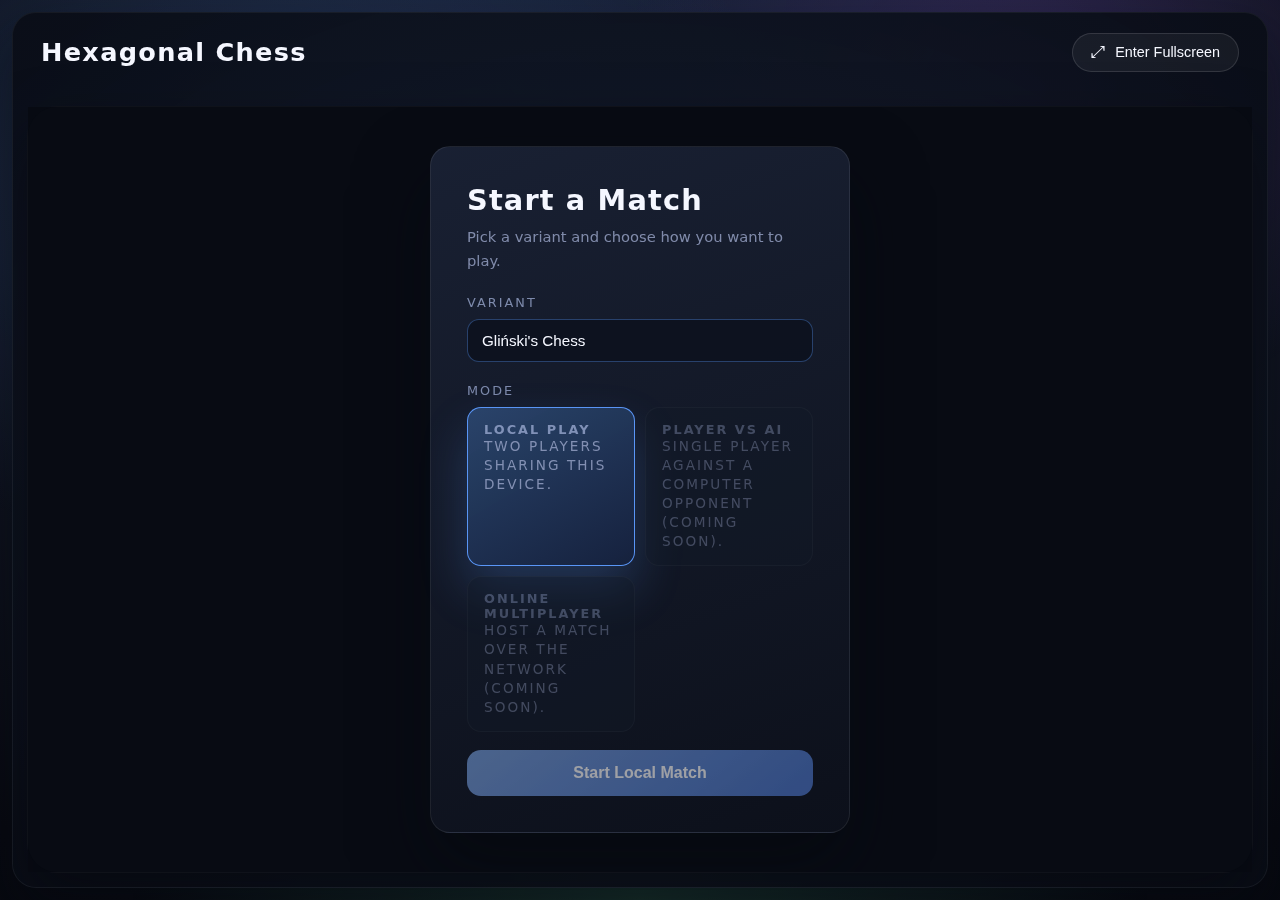
<file: crates/game/index.html>
<!DOCTYPE html>
<html lang="en">
<head>
    <meta charset="utf-8">
    <meta name="viewport" content="width=device-width, initial-scale=1">
    <title>Hexagonal Chess</title>
    <style>
        :root {
            color-scheme: dark;
            --bg-primary: #090c14;
            --bg-secondary: rgba(17, 22, 33, 0.92);
            --panel-background: rgba(15, 20, 30, 0.78);
            --panel-border: rgba(255, 255, 255, 0.08);
            --text-primary: #f5f7ff;
            --text-secondary: #9ba6c9;
            --text-muted: rgba(155, 166, 201, 0.8);
            --accent: #5d9bff;
            --accent-strong: #3478ff;
            --success: #50d28a;
            --danger: #ff6b81;
            --shadow-elevated: 0 28px 55px rgba(5, 9, 17, 0.55);
            --radius-large: 24px;
            --radius-medium: 16px;
            font-family: 'Inter', 'Segoe UI', system-ui, -apple-system, BlinkMacSystemFont, sans-serif;
        }

        *, *::before, *::after {
            box-sizing: border-box;
        }

        html, body {
            height: 100%;
        }

        body {
            margin: 0;
            padding: clamp(4px, 1.5vw, 12px);
            min-height: 100vh;
            background: radial-gradient(125% 140% at 50% 20%, #1d2844 0%, #111623 38%, #070910 65%, #04050a 100%);
            color: var(--text-primary);
            font-family: inherit;
            display: flex;
            align-items: stretch;
            justify-content: center;
            position: relative;
            overflow: hidden;
            transition: padding 0.3s ease;
        }

        body.menu-open {
            overflow-y: auto;
        }

        body.is-fullscreen {
            padding: 0;
        }

        .background-glow {
            position: fixed;
            inset: 0;
            pointer-events: none;
            background:
                radial-gradient(60% 60% at 20% 20%, rgba(93, 155, 255, 0.18) 0%, rgba(93, 155, 255, 0) 70%),
                radial-gradient(45% 55% at 80% 10%, rgba(173, 96, 255, 0.18) 0%, rgba(173, 96, 255, 0) 70%),
                radial-gradient(50% 80% at 50% 100%, rgba(80, 210, 138, 0.2) 0%, rgba(80, 210, 138, 0) 80%);
            z-index: 0;
        }

        .app-shell {
            position: relative;
            z-index: 1;
            display: flex;
            flex: 1;
            width: min(1500px, 100%);
            min-height: clamp(640px, calc(100vh - clamp(24px, 6vw, 48px)), 1000px);
            background: rgba(9, 12, 20, 0.82);
            backdrop-filter: blur(18px);
            border-radius: var(--radius-large);
            border: 1px solid rgba(255, 255, 255, 0.05);
            overflow: hidden;
            box-shadow: var(--shadow-elevated);
        }

        body.is-fullscreen .app-shell {
            border-radius: 0;
            border: none;
            box-shadow: none;
            min-height: 100vh;
        }

        .sidebar {
            flex: 0 0 clamp(280px, 28vw, 360px);
            background: linear-gradient(180deg, rgba(17, 22, 33, 0.96), rgba(12, 17, 27, 0.92));
            padding: clamp(20px, 3.5vw, 36px);
            display: flex;
            flex-direction: column;
            gap: clamp(18px, 3vw, 28px);
            border-right: 1px solid rgba(255, 255, 255, 0.04);
            overflow-y: auto;
        }

        body.is-fullscreen .sidebar {
            display: none;
        }

        .sidebar__header {
            display: flex;
            flex-direction: column;
            gap: 12px;
        }

        .sidebar__eyebrow {
            letter-spacing: 0.32em;
            text-transform: uppercase;
            font-size: 0.7rem;
            color: rgba(157, 176, 219, 0.6);
        }

        .sidebar__title {
            margin: 0;
            font-size: clamp(1.6rem, 2.3vw, 2.1rem);
            font-weight: 700;
            letter-spacing: 0.02em;
        }

        .sidebar__subtitle {
            margin: 0;
            font-size: 0.95rem;
            color: var(--text-muted);
            line-height: 1.6;
        }

        .panel {
            background: var(--panel-background);
            border: 1px solid var(--panel-border);
            border-radius: var(--radius-medium);
            padding: clamp(18px, 3vw, 24px);
            display: flex;
            flex-direction: column;
            gap: 18px;
            box-shadow: 0 18px 40px rgba(8, 11, 18, 0.45);
        }

        .panel__title {
            margin: 0;
            font-size: 0.78rem;
            letter-spacing: 0.28em;
            text-transform: uppercase;
            color: rgba(158, 173, 211, 0.75);
        }

        .variant-list {
            display: flex;
            flex-direction: column;
            gap: 12px;
        }

        .variant-button {
            appearance: none;
            border: 1px solid rgba(255, 255, 255, 0.07);
            background: linear-gradient(140deg, rgba(31, 41, 61, 0.82), rgba(18, 24, 36, 0.95));
            border-radius: 14px;
            padding: 14px 16px;
            text-align: left;
            color: inherit;
            cursor: pointer;
            transition: transform 0.18s ease, border-color 0.18s ease, box-shadow 0.18s ease;
            display: flex;
            flex-direction: column;
            gap: 4px;
        }

        .variant-button__title {
            font-weight: 600;
            font-size: 0.98rem;
            letter-spacing: 0.015em;
        }

        .variant-button__meta {
            font-size: 0.74rem;
            color: var(--text-muted);
            letter-spacing: 0.02em;
        }

        .variant-button:hover,
        .variant-button:focus-visible {
            outline: none;
            border-color: rgba(93, 155, 255, 0.8);
            box-shadow: 0 0 0 1px rgba(93, 155, 255, 0.55), 0 22px 48px rgba(93, 155, 255, 0.18);
            transform: translateY(-1px);
        }

        .variant-button.selected {
            border-color: rgba(93, 155, 255, 0.95);
            box-shadow: 0 0 0 1px rgba(93, 155, 255, 0.7), 0 28px 60px rgba(93, 155, 255, 0.22);
            background: linear-gradient(140deg, rgba(44, 77, 122, 0.95), rgba(24, 36, 65, 0.98));
        }

        .panel__actions {
            display: flex;
            flex-direction: column;
            gap: 12px;
        }

        .panel__actions--stacked {
            margin-top: 4px;
        }

        .action-button {
            border: none;
            border-radius: 12px;
            padding: 14px 20px;
            font-weight: 600;
            font-size: 0.95rem;
            cursor: pointer;
            transition: transform 0.18s ease, box-shadow 0.18s ease, background 0.18s ease;
            color: #fff;
            display: inline-flex;
            align-items: center;
            justify-content: center;
            gap: 8px;
        }

        .action-button:hover,
        .action-button:focus-visible {
            transform: translateY(-1px);
            outline: none;
        }

        .action-button--primary {
            background: linear-gradient(135deg, var(--accent) 0%, var(--accent-strong) 92%);
            box-shadow: 0 18px 36px rgba(93, 155, 255, 0.32);
        }

        .action-button--primary:hover,
        .action-button--primary:focus-visible {
            background: linear-gradient(135deg, #6aa7ff 0%, #3478ff 100%);
            box-shadow: 0 22px 42px rgba(93, 155, 255, 0.38);
        }

        .action-button--secondary {
            background: linear-gradient(135deg, rgba(80, 210, 138, 0.92) 0%, rgba(57, 171, 107, 0.95) 92%);
            box-shadow: 0 18px 32px rgba(80, 210, 138, 0.28);
            color: rgba(8, 23, 16, 0.95);
        }

        .action-button--secondary:hover,
        .action-button--secondary:focus-visible {
            background: linear-gradient(135deg, rgba(91, 226, 152, 0.95) 0%, rgba(57, 171, 107, 0.98) 100%);
        }

        .action-button--danger {
            background: linear-gradient(135deg, rgba(255, 107, 129, 0.95) 0%, rgba(214, 64, 91, 0.98) 92%);
            box-shadow: 0 18px 32px rgba(255, 107, 129, 0.25);
        }

        .action-button--danger:hover,
        .action-button--danger:focus-visible {
            background: linear-gradient(135deg, rgba(255, 124, 145, 0.98) 0%, rgba(214, 64, 91, 1) 92%);
        }

        .text-button {
            border: none;
            background: none;
            color: var(--text-secondary);
            padding: 0;
            font-weight: 600;
            cursor: pointer;
            text-decoration: underline;
            text-decoration-color: transparent;
            transition: color 0.18s ease, text-decoration-color 0.18s ease;
            align-self: flex-start;
        }

        .text-button:hover,
        .text-button:focus-visible {
            color: var(--accent);
            text-decoration-color: rgba(93, 155, 255, 0.8);
            outline: none;
        }

        .info-grid {
            display: grid;
            grid-template-columns: repeat(auto-fit, minmax(150px, 1fr));
            gap: 12px;
        }

        .info-card {
            background: rgba(16, 22, 34, 0.85);
            border: 1px solid rgba(255, 255, 255, 0.06);
            border-radius: 12px;
            padding: 14px 16px;
            display: flex;
            flex-direction: column;
            gap: 6px;
        }

        .info-card__label {
            font-size: 0.72rem;
            letter-spacing: 0.18em;
            text-transform: uppercase;
            color: rgba(158, 173, 211, 0.6);
        }

        .info-card__value {
            font-size: 1rem;
            font-weight: 600;
        }

        .history-card {
            display: flex;
            flex-direction: column;
            gap: 12px;
        }

        .history-card__title {
            margin: 0;
            font-size: 0.82rem;
            letter-spacing: 0.24em;
            color: rgba(158, 173, 211, 0.7);
            text-transform: uppercase;
        }

        #move-history {
            max-height: 220px;
            overflow-y: auto;
            padding: 12px 14px;
            border-radius: 12px;
            border: 1px solid rgba(255, 255, 255, 0.05);
            background: rgba(9, 13, 21, 0.65);
        }

        .move-entry {
            padding: 4px 0;
            font-size: 0.82rem;
            border-bottom: 1px solid rgba(255, 255, 255, 0.05);
        }

        .move-entry:last-child {
            border-bottom: none;
        }

        .board-area {
            flex: 1 1 auto;
            display: flex;
            flex-direction: column;
            align-items: stretch;
            background: radial-gradient(120% 120% at 50% 50%, rgba(22, 31, 48, 0.85) 0%, rgba(10, 14, 24, 0.95) 55%, rgba(7, 9, 16, 0.98) 100%);
            position: relative;
            border-radius: var(--radius-large);
            border: 1px solid rgba(255, 255, 255, 0.05);
            box-shadow: var(--shadow-elevated);
            overflow: hidden;
            width: 100%;
            max-width: 100%;
        }

        .board-toolbar {
            display: flex;
            align-items: center;
            justify-content: space-between;
            padding: clamp(12px, 3vw, 20px) clamp(16px, 4vw, 28px);
            gap: 14px;
        }

        .toolbar-title {
            margin: 0;
            font-size: clamp(1.2rem, 2vw, 1.6rem);
            font-weight: 700;
            letter-spacing: 0.05em;
            color: var(--text-primary);
        }

        .toolbar-button {
            border: 1px solid rgba(255, 255, 255, 0.12);
            background: rgba(255, 255, 255, 0.05);
            color: inherit;
            border-radius: 999px;
            padding: 10px 18px;
            display: inline-flex;
            align-items: center;
            gap: 10px;
            font-size: 0.9rem;
            cursor: pointer;
            transition: background 0.18s ease, border-color 0.18s ease, box-shadow 0.18s ease;
        }

        .toolbar-button:hover,
        .toolbar-button:focus-visible {
            background: rgba(93, 155, 255, 0.2);
            border-color: rgba(93, 155, 255, 0.45);
            box-shadow: 0 18px 36px rgba(93, 155, 255, 0.22);
            outline: none;
        }

        .toolbar-button .icon {
            font-size: 1.05rem;
            line-height: 1;
        }

        .canvas-wrapper {
            flex: 1 1 auto;
            padding: clamp(6px, 2vw, 14px);
            display: flex;
            align-items: stretch;
            justify-content: center;
        }

        .canvas-frame {
            flex: 1 1 auto;
            max-width: 100%;
            border-radius: clamp(18px, 3.5vw, 30px);
            background: rgba(6, 9, 16, 0.92);
            border: 1px solid rgba(255, 255, 255, 0.04);
            position: relative;
            overflow: hidden;
            display: flex;
            align-items: stretch;
            justify-content: center;
            box-shadow: 0 28px 60px rgba(5, 7, 12, 0.55);
        }

        body.is-fullscreen .canvas-wrapper {
            padding: min(6px, 1.5vh) min(6px, 1.5vw);
        }

        body.is-fullscreen .canvas-frame {
            border-radius: 0;
            box-shadow: none;
            border: none;
        }

        canvas {
            width: 100%;
            height: 100%;
            display: block;
            border: none;
            outline: none;
            background: transparent;
            flex: 1 1 auto;
            object-fit: contain;
        }

        canvas:focus-visible {
            outline: 2px solid rgba(93, 155, 255, 0.7);
            outline-offset: 6px;
        }

        body.is-fullscreen .board-area {
            justify-content: center;
            max-width: 100%;
            border: none;
            border-radius: 0;
        }

        body.is-fullscreen .board-toolbar {
            position: absolute;
            top: min(20px, 4vh);
            left: 0;
            right: 0;
            justify-content: center;
            pointer-events: none;
        }

        body.is-fullscreen .board-toolbar > * {
            pointer-events: auto;
        }

        #loading {
            position: absolute;
            inset: 0;
        }

        #loading::after {
            content: none !important;
        }

        .loading-screen {
            position: absolute;
            inset: 0;
            display: flex;
            align-items: center;
            justify-content: center;
            background: rgba(9, 12, 20, 0.92);
            backdrop-filter: blur(22px);
            transition: opacity 0.3s ease, visibility 0.3s ease;
            z-index: 12;
            padding: clamp(20px, 4vw, 32px);
        }

        .loading-screen.is-hidden {
            opacity: 0;
            visibility: hidden;
            pointer-events: none;
        }

        .start-card {
            width: min(420px, 90vw);
            display: flex;
            flex-direction: column;
            gap: 20px;
            border-radius: 20px;
            border: 1px solid rgba(255, 255, 255, 0.08);
            background: linear-gradient(160deg, rgba(27, 35, 54, 0.92), rgba(13, 17, 27, 0.94));
            box-shadow: 0 34px 72px rgba(6, 9, 16, 0.55);
            padding: clamp(24px, 5vw, 36px);
        }

        .start-card__header {
            display: flex;
            flex-direction: column;
            gap: 8px;
        }

        .start-card__title {
            margin: 0;
            font-size: clamp(1.4rem, 3vw, 1.8rem);
            font-weight: 700;
            letter-spacing: 0.04em;
        }

        .start-card__subtitle {
            margin: 0;
            font-size: 0.92rem;
            color: var(--text-muted);
            line-height: 1.6;
        }

        .start-form {
            display: flex;
            flex-direction: column;
            gap: 18px;
        }

        .start-form label {
            font-size: 0.8rem;
            letter-spacing: 0.16em;
            text-transform: uppercase;
            color: rgba(160, 175, 214, 0.75);
        }

        .start-form select,
        .start-form .mode-options {
            margin-top: 8px;
        }

        .start-form select {
            width: 100%;
            background: rgba(12, 18, 30, 0.9);
            color: var(--text-primary);
            border: 1px solid rgba(93, 155, 255, 0.35);
            border-radius: 12px;
            padding: 12px 14px;
            font-size: 0.95rem;
            appearance: none;
        }

        .start-form select:disabled {
            opacity: 0.5;
        }

        .mode-options {
            display: grid;
            gap: 10px;
            grid-template-columns: repeat(auto-fit, minmax(160px, 1fr));
        }

        .mode-option {
            position: relative;
            padding: 14px 16px;
            border-radius: 14px;
            border: 1px solid rgba(255, 255, 255, 0.07);
            background: rgba(18, 25, 39, 0.9);
            cursor: pointer;
            transition: border-color 0.18s ease, box-shadow 0.18s ease, transform 0.18s ease;
        }

        .mode-option:hover {
            border-color: rgba(93, 155, 255, 0.7);
            box-shadow: 0 20px 36px rgba(93, 155, 255, 0.18);
            transform: translateY(-1px);
        }

        .mode-option input {
            position: absolute;
            opacity: 0;
            pointer-events: none;
        }

        .mode-option__title {
            font-weight: 600;
            margin-bottom: 4px;
        }

        .mode-option__meta {
            font-size: 0.85rem;
            color: var(--text-muted);
            line-height: 1.4;
        }

        .mode-option--selected {
            border-color: rgba(93, 155, 255, 0.95);
            box-shadow: 0 24px 48px rgba(93, 155, 255, 0.22);
            background: linear-gradient(150deg, rgba(43, 70, 110, 0.95), rgba(22, 34, 62, 0.98));
        }

        .mode-option--disabled {
            opacity: 0.45;
            cursor: not-allowed;
        }

        .mode-option--disabled:hover {
            border-color: rgba(255, 255, 255, 0.1);
            box-shadow: none;
            transform: none;
        }

        .start-button {
            display: inline-flex;
            justify-content: center;
            align-items: center;
            border: none;
            border-radius: 14px;
            padding: 14px 18px;
            font-weight: 600;
            font-size: 1rem;
            cursor: pointer;
            color: white;
            background: linear-gradient(140deg, var(--accent) 0%, var(--accent-strong) 92%);
            box-shadow: 0 22px 44px rgba(93, 155, 255, 0.28);
            transition: transform 0.18s ease, box-shadow 0.18s ease, filter 0.18s ease;
        }

        .start-button:hover,
        .start-button:focus-visible {
            transform: translateY(-1px);
            box-shadow: 0 26px 50px rgba(93, 155, 255, 0.36);
        }

        .start-button:disabled {
            filter: grayscale(0.4);
            cursor: not-allowed;
            box-shadow: none;
            opacity: 0.6;
        }

        .start-progress {
            display: none;
            align-items: center;
            gap: 12px;
            font-size: 0.9rem;
            color: var(--text-muted);
        }

        .loading-screen[data-state="starting"] .start-card {
            opacity: 0.6;
            pointer-events: none;
        }

        .loading-screen[data-state="starting"] .start-progress {
            display: flex;
        }

        .is-hidden {
            display: none !important;
        }

        .loading-spinner {
            width: 36px;
            height: 36px;
            border-radius: 50%;
            border: 3px solid rgba(255, 255, 255, 0.12);
            border-top-color: var(--accent);
            animation: spin 0.85s linear infinite;
        }

        .start-progress .loading-spinner {
            width: 24px;
            height: 24px;
        }

        @keyframes spin {
            0% { transform: rotate(0deg); }
            100% { transform: rotate(360deg); }
        }

        @media (max-width: 1200px) {
            .app-shell {
                flex-direction: column;
            }

            .sidebar {
                flex: none;
                width: 100%;
                border-right: none;
                border-bottom: 1px solid rgba(255, 255, 255, 0.05);
            }

            body {
                padding: clamp(12px, 5vw, 24px);
                overflow: auto;
            }
        }

        @media (max-width: 800px) {
            .board-toolbar {
                justify-content: center;
            }

            .toolbar-button .label {
                display: none;
            }

            .variant-button {
                padding: 12px 14px;
            }

            #move-history {
                max-height: 180px;
            }

            .canvas-wrapper {
                padding: clamp(12px, 5vw, 24px);
            }
        }

        @media (max-width: 540px) {
            .sidebar {
                padding: clamp(18px, 6vw, 24px);
            }

            .panel {
                gap: 16px;
            }

            .board-toolbar {
                padding: 16px;
            }

            .canvas-wrapper {
                padding: 12px;
            }
        }

        ::-webkit-scrollbar {
            width: 10px;
        }

        ::-webkit-scrollbar-track {
            background: rgba(10, 12, 20, 0.2);
        }

        ::-webkit-scrollbar-thumb {
            background: rgba(93, 155, 255, 0.35);
            border-radius: 999px;
        }

        ::-webkit-scrollbar-thumb:hover {
            background: rgba(93, 155, 255, 0.5);
        }
    </style>
</head>
<body>
    <div class="background-glow" aria-hidden="true"></div>
    <main id="game-container" class="board-area">
        <header class="board-toolbar">
            <h1 class="toolbar-title">Hexagonal Chess</h1>
            <button id="fullscreen-toggle" class="toolbar-button" type="button" aria-pressed="false" title="Toggle fullscreen board view">
                <span class="icon" aria-hidden="true">&#x2922;</span>
                <span class="label">Enter Fullscreen</span>
            </button>
        </header>
        <div class="canvas-wrapper">
            <div class="canvas-frame">
                <canvas id="game-canvas" tabindex="0"></canvas>
                <div id="loading" class="loading-screen" data-state="loading">
                    <div class="start-card" role="dialog" aria-labelledby="start-card-title">
                        <div class="start-card__header">
                            <h2 class="start-card__title" id="start-card-title">Start a Match</h2>
                            <p class="start-card__subtitle">Pick a variant and choose how you want to play.</p>
                        </div>
                        <form id="start-form" class="start-form">
                            <div>
                                <label for="variant-select">Variant</label>
                                <select id="variant-select" name="variant">
                                    <option value="glinski">Gliński's Chess</option>
                                    <option value="mccooey" disabled>McCooey's Chess (coming soon)</option>
                                    <option value="mini" disabled>Mini Hexchess (coming soon)</option>
                                    <option value="glinski-capablanca" disabled>Gliński-Capablanca (coming soon)</option>
                                    <option value="mccooey-capablanca" disabled>McCooey-Capablanca (coming soon)</option>
                                    <option value="shafran" disabled>Shafran's Chess (coming soon)</option>
                                    <option value="brusky" disabled>Brusky's Chess (coming soon)</option>
                                    <option value="de-vasa" disabled>De Vasa's Chess (coming soon)</option>
                                </select>
                            </div>

                            <div>
                                <label>Mode</label>
                                <div class="mode-options" role="radiogroup" aria-label="Choose play mode">
                                    <label class="mode-option mode-option--selected" data-mode="local" for="mode-local">
                                        <input type="radio" id="mode-local" name="mode" value="local" checked>
                                        <span class="mode-option__title">Local Play</span>
                                        <span class="mode-option__meta">Two players sharing this device.</span>
                                    </label>
                                    <label class="mode-option mode-option--disabled" data-mode="ai" for="mode-ai" aria-disabled="true">
                                        <input type="radio" id="mode-ai" name="mode" value="ai" disabled>
                                        <span class="mode-option__title">Player vs AI</span>
                                        <span class="mode-option__meta">Single player against a computer opponent (coming soon).</span>
                                    </label>
                                    <label class="mode-option mode-option--disabled" data-mode="online" for="mode-online" aria-disabled="true">
                                        <input type="radio" id="mode-online" name="mode" value="online" disabled>
                                        <span class="mode-option__title">Online Multiplayer</span>
                                        <span class="mode-option__meta">Host a match over the network (coming soon).</span>
                                    </label>
                                </div>
                            </div>

                            <button type="submit" id="start-button" class="start-button" disabled>Start Match</button>
                            <div class="start-progress" id="start-progress" aria-live="polite" aria-atomic="true">
                                <div class="loading-spinner" aria-hidden="true"></div>
                                <span>Preparing board…</span>
                            </div>
                        </form>
                    </div>
                </div>
            </div>
        </div>
    </main>

    <link data-trunk rel="rust" data-wasm-opt="z"/>

    <script>
        (() => {
            let wasmModule = null;
            let resizeTimeout;
            let selectedVariant = 'glinski';
            let selectedMode = 'local';
            let moduleReady = false;

            const loadingOverlay = document.getElementById('loading');
            const startForm = document.getElementById('start-form');
            const variantSelect = document.getElementById('variant-select');
            const modeOptions = Array.from(document.querySelectorAll('.mode-option'));
            const startButton = document.getElementById('start-button');
            const fullscreenToggle = document.getElementById('fullscreen-toggle');

            const queueResize = () => {
                if (resizeTimeout) {
                    window.clearTimeout(resizeTimeout);
                }
                resizeTimeout = window.setTimeout(() => {
                    window.dispatchEvent(new Event('resize'));
                }, 80);
            };

            const showOverlay = () => {
                if (!loadingOverlay) {
                    return;
                }
                loadingOverlay.dataset.state = moduleReady ? 'ready' : 'loading';
                loadingOverlay.classList.remove('is-hidden');
                updateStartButton();
            };

            const hideOverlay = () => {
                if (!loadingOverlay) {
                    return;
                }
                loadingOverlay.dataset.state = 'hidden';
                loadingOverlay.classList.add('is-hidden');
            };

            const updateModeSelection = (mode) => {
                selectedMode = mode;
                modeOptions.forEach((option) => {
                    const input = option.querySelector('input');
                    if (!input) {
                        return;
                    }
                    const isSelected = input.value === mode;
                    option.classList.toggle('mode-option--selected', isSelected);
                    if (isSelected) {
                        input.checked = true;
                    }
                });
                updateStartButton();
            };

            const updateStartButton = () => {
                if (!startButton) {
                    return;
                }
                const label = selectedMode === 'online'
                    ? 'Host Online Match'
                    : selectedMode === 'ai'
                        ? 'Play vs AI'
                        : 'Start Local Match';
                startButton.textContent = label;
                const disabled = !moduleReady || selectedMode === 'ai' || selectedMode === 'online';
                if (disabled) {
                    startButton.setAttribute('disabled', 'true');
                } else {
                    startButton.removeAttribute('disabled');
                }
            };

            const updateFullscreenState = () => {
                const isFullscreen = Boolean(document.fullscreenElement);
                document.body.classList.toggle('is-fullscreen', isFullscreen);

                if (fullscreenToggle) {
                    fullscreenToggle.setAttribute('aria-pressed', String(isFullscreen));
                    const label = fullscreenToggle.querySelector('.label');
                    if (label) {
                        label.textContent = isFullscreen ? 'Exit Fullscreen' : 'Enter Fullscreen';
                    } else {
                        fullscreenToggle.textContent = isFullscreen ? 'Exit Fullscreen' : 'Enter Fullscreen';
                    }
                }

                queueResize();
            };

            const startGame = (variant, multiplayer) => {
                if (loadingOverlay) {
                    loadingOverlay.dataset.state = 'starting';
                }
                startButton?.setAttribute('disabled', 'true');

                if (wasmModule && typeof wasmModule.start_game === 'function') {
                    wasmModule.start_game(variant, multiplayer);
                } else {
                    console.warn('WASM module not ready yet.');
                }

                queueResize();
                window.setTimeout(() => hideOverlay(), 180);
            };

            const setupUiListeners = () => {
                variantSelect?.addEventListener('change', (event) => {
                    selectedVariant = event.target.value;
                });

                modeOptions.forEach((option) => {
                    const input = option.querySelector('input');
                    if (!input || input.disabled) {
                        return;
                    }
                    option.addEventListener('click', () => {
                        updateModeSelection(input.value);
                    });
                });

                startForm?.addEventListener('submit', (event) => {
                    event.preventDefault();
                    if (!moduleReady) {
                        return;
                    }

                    const formData = new FormData(startForm);
                    const variant = (formData.get('variant') ?? selectedVariant).toString();
                    const mode = (formData.get('mode') ?? selectedMode).toString();

                    updateModeSelection(mode);
                    selectedVariant = variant;

                    const multiplayer = mode === 'online';
                    startGame(variant, multiplayer);
                });

                if (fullscreenToggle) {
                    fullscreenToggle.addEventListener('click', () => {
                        if (!document.fullscreenElement) {
                            document.documentElement.requestFullscreen?.().catch(() => {});
                        } else {
                            document.exitFullscreen?.();
                        }
                    });
                }

                document.addEventListener('fullscreenchange', updateFullscreenState);
                document.addEventListener('keydown', (event) => {
                    if (event.key === 'n' || event.key === 'N') {
                        showOverlay();
                        return;
                    }

                    if (!wasmModule) {
                        return;
                    }

                    if ((event.key === 'u' || event.key === 'U') && typeof wasmModule.undo_move === 'function') {
                        wasmModule.undo_move();
                    }
                });

                updateModeSelection(selectedMode);
                updateFullscreenState();
            };

            const onModuleReady = () => {
                moduleReady = true;
                if (loadingOverlay && loadingOverlay.dataset.state === 'loading') {
                    loadingOverlay.dataset.state = 'ready';
                }
                updateStartButton();
            };

            setupUiListeners();

            window.addEventListener('TrunkApplicationStarted', (event) => {
                wasmModule = event.detail?.wasm ?? null;

                if (!wasmModule) {
                    console.error('TrunkApplicationStarted event did not provide a WASM module.');
                    if (loadingOverlay) {
                        loadingOverlay.dataset.state = 'error';
                    }
                    return;
                }

                onModuleReady();
                queueResize();
            });

            window.addEventListener('TrunkLoaderReady', onModuleReady);
            window.addEventListener('hex-chess-ready', () => {
                moduleReady = true;
                updateStartButton();
            });
        })();
    </script>
</body>
</html>
</file>
